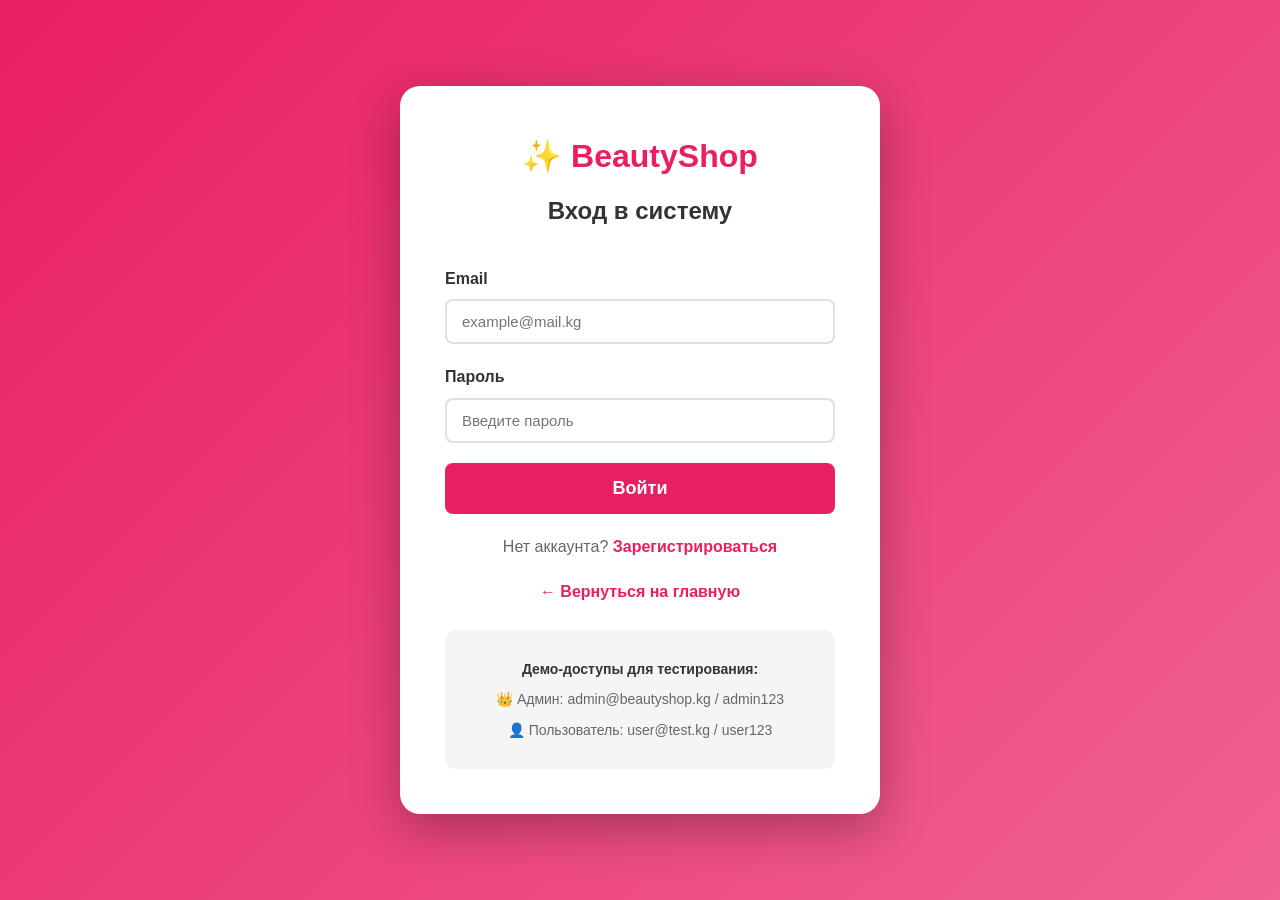
<file: templates/login.html>
<!DOCTYPE html>
<html lang="ru">
<head>
    <meta charset="UTF-8">
    <meta name="viewport" content="width=device-width, initial-scale=1.0">
    <title>Вход - BeautyShop</title>
    <link rel="stylesheet" href="/static/css/style.css">
</head>
<body class="auth-page">
    <div class="auth-container">
        <div class="auth-box">
            <div class="auth-header">
                <h1>✨ BeautyShop</h1>
                <h2>Вход в систему</h2>
            </div>
            
            <div class="form-group">
                <label>Email</label>
                <input type="email" id="email" placeholder="example@mail.kg" required>
            </div>
            
            <div class="form-group">
                <label>Пароль</label>
                <input type="password" id="password" placeholder="Введите пароль" required>
            </div>
            
            <div id="errorMessage" class="error-message" style="display:none"></div>
            
            <button onclick="login()" class="btn btn-primary btn-block btn-large">Войти</button>
            
            <p class="auth-link">Нет аккаунта? <a href="/register">Зарегистрироваться</a></p>
            <p class="auth-link"><a href="/">← Вернуться на главную</a></p>
            
            <div class="demo-info">
                <p><strong>Демо-доступы для тестирования:</strong></p>
                <p>👑 Админ: admin@beautyshop.kg / admin123</p>
                <p>👤 Пользователь: user@test.kg / user123</p>
            </div>
        </div>
    </div>

    <script src="/static/js/script.js"></script>
</body>
</html>
</file>
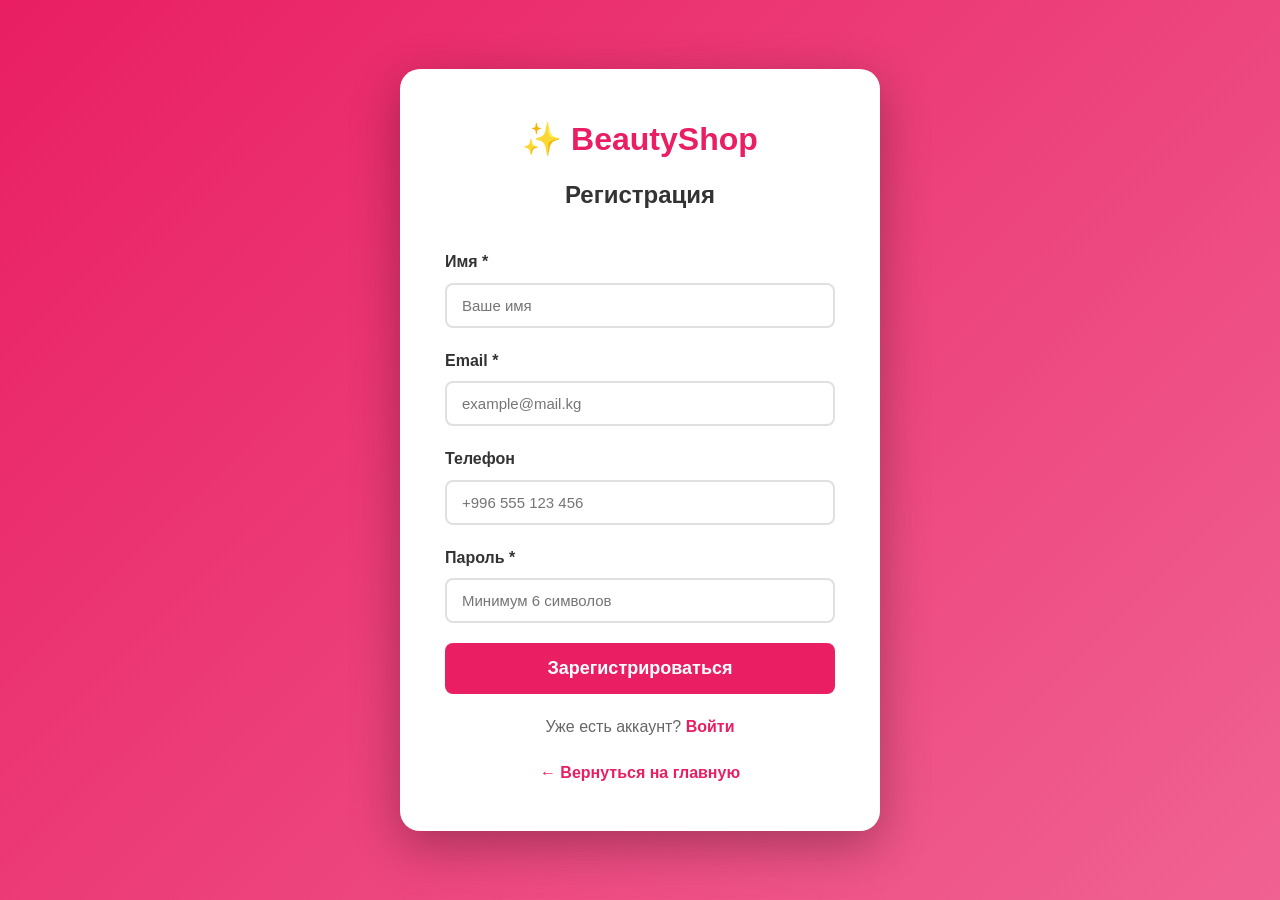
<file: templates/register.html>
<!DOCTYPE html>
<html lang="ru">
<head>
    <meta charset="UTF-8">
    <meta name="viewport" content="width=device-width, initial-scale=1.0">
    <title>Регистрация - BeautyShop</title>
    <link rel="stylesheet" href="/static/css/style.css">
</head>
<body class="auth-page">
    <div class="auth-container">
        <div class="auth-box">
            <div class="auth-header">
                <h1>✨ BeautyShop</h1>
                <h2>Регистрация</h2>
            </div>
            
            <div class="form-group">
                <label>Имя *</label>
                <input type="text" id="name" placeholder="Ваше имя" required>
            </div>
            
            <div class="form-group">
                <label>Email *</label>
                <input type="email" id="email" placeholder="example@mail.kg" required>
            </div>
            
            <div class="form-group">
                <label>Телефон</label>
                <input type="tel" id="phone" placeholder="+996 555 123 456">
            </div>
            
            <div class="form-group">
                <label>Пароль *</label>
                <input type="password" id="password" placeholder="Минимум 6 символов" required>
            </div>
            
            <div id="errorMessage" class="error-message" style="display:none"></div>
            <div id="successMessage" class="success-message" style="display:none"></div>
            
            <button onclick="register()" class="btn btn-primary btn-block btn-large">Зарегистрироваться</button>
            
            <p class="auth-link">Уже есть аккаунт? <a href="/login">Войти</a></p>
            <p class="auth-link"><a href="/">← Вернуться на главную</a></p>
        </div>
    </div>

    <script src="/static/js/script.js"></script>
</body>
</html>
</file>
<file: static/css/style.css>
/* ========== ОБЩИЕ СТИЛИ ========== */
* {
    margin: 0;
    padding: 0;
    box-sizing: border-box;
}

body {
    font-family: 'Segoe UI', Tahoma, Geneva, Verdana, sans-serif;
    color: #333;
    line-height: 1.6;
    background: #f8f9fa;
}

.container {
    max-width: 1200px;
    margin: 0 auto;
    padding: 0 20px;
}

/* ========== ШАПКА ========== */
.header {
    background: linear-gradient(135deg, #e91e63 0%, #f06292 100%);
    color: white;
    padding: 15px 0;
    box-shadow: 0 2px 15px rgba(0,0,0,0.15);
    position: sticky;
    top: 0;
    z-index: 100;
}

.header-content {
    display: flex;
    justify-content: space-between;
    align-items: center;
}

.logo h1 {
    font-size: 26px;
    margin-bottom: 2px;
    font-weight: 700;
}

.logo p {
    font-size: 12px;
    opacity: 0.95;
}

.nav {
    display: flex;
    gap: 25px;
    align-items: center;
}

.nav a {
    color: white;
    text-decoration: none;
    font-weight: 500;
    transition: all 0.3s;
    padding: 8px 12px;
    border-radius: 5px;
}

.nav a:hover {
    background: rgba(255,255,255,0.2);
}

#userMenu {
    display: flex;
    gap: 15px;
    align-items: center;
}

#userMenu a {
    color: white;
    text-decoration: none;
    font-weight: 500;
}

/* ========== КНОПКИ ========== */
.btn {
    display: inline-block;
    padding: 12px 30px;
    border: none;
    border-radius: 8px;
    cursor: pointer;
    font-size: 16px;
    font-weight: 600;
    text-decoration: none;
    transition: all 0.3s;
    text-align: center;
}

.btn-primary {
    background: #e91e63;
    color: white;
}

.btn-primary:hover {
    background: #c2185b;
    transform: translateY(-2px);
    box-shadow: 0 5px 15px rgba(233, 30, 99, 0.3);
}

.btn-secondary {
    background: #f5f5f5;
    color: #333;
}

.btn-secondary:hover {
    background: #e0e0e0;
}

.btn-block {
    width: 100%;
}

.btn-large {
    padding: 15px 40px;
    font-size: 18px;
}

/* ========== ГЛАВНАЯ СТРАНИЦА ========== */
.hero {
    background: linear-gradient(135deg, #e91e63 0%, #f06292 100%);
    color: white;
    padding: 80px 20px;
    text-align: center;
}

.hero-title {
    font-size: 52px;
    margin-bottom: 15px;
    font-weight: 700;
}

.hero-subtitle {
    font-size: 22px;
    margin-bottom: 30px;
    opacity: 0.95;
}

.hero-features {
    display: flex;
    justify-content: center;
    gap: 30px;
    margin-bottom: 40px;
    flex-wrap: wrap;
}

.feature {
    font-size: 16px;
    padding: 10px 20px;
    background: rgba(255,255,255,0.2);
    border-radius: 25px;
}

/* ========== КАТЕГОРИИ ========== */
.categories {
    padding: 80px 20px;
    background: white;
}

.section-title {
    text-align: center;
    font-size: 36px;
    margin-bottom: 50px;
    color: #333;
    font-weight: 700;
}

.category-grid {
    display: grid;
    grid-template-columns: repeat(auto-fit, minmax(220px, 1fr));
    gap: 25px;
}

.category-card {
    background: white;
    padding: 35px;
    border-radius: 15px;
    text-align: center;
    text-decoration: none;
    color: #333;
    box-shadow: 0 3px 15px rgba(0,0,0,0.1);
    transition: all 0.3s;
    border: 2px solid transparent;
}

.category-card:hover {
    transform: translateY(-8px);
    box-shadow: 0 8px 25px rgba(233, 30, 99, 0.2);
    border-color: #e91e63;
}

.category-icon {
    font-size: 56px;
    margin-bottom: 15px;
}

.category-card h3 {
    font-size: 22px;
    margin-bottom: 10px;
    color: #e91e63;
    font-weight: 600;
}

.category-card p {
    font-size: 14px;
    color: #666;
    line-height: 1.5;
}

/* ========== ТОВАРЫ ========== */
.bestsellers {
    padding: 80px 20px;
    background: #f9f9f9;
}

.product-grid {
    display: grid;
    grid-template-columns: repeat(auto-fill, minmax(280px, 1fr));
    gap: 30px;
}

.product-card {
    background: white;
    border-radius: 15px;
    overflow: hidden;
    box-shadow: 0 3px 15px rgba(0,0,0,0.1);
    transition: all 0.3s;
}

.product-card:hover {
    transform: translateY(-8px);
    box-shadow: 0 8px 25px rgba(0,0,0,0.15);
}

.product-card img {
    width: 100%;
    height: 220px;
    object-fit: cover;
}

.product-card h3 {
    padding: 15px 20px 10px;
    font-size: 18px;
    color: #333;
    font-weight: 600;
    min-height: 65px;
}

.product-card h3 a {
    color: #333;
    text-decoration: none;
}

.product-card .price {
    padding: 0 20px;
    font-size: 26px;
    font-weight: 700;
    color: #e91e63;
    margin-bottom: 15px;
}

.product-card .btn {
    margin: 15px 20px 20px;
    width: calc(100% - 40px);
}

/* ========== О НАС ========== */
.about {
    padding: 80px 20px;
    background: white;
}

.about-grid {
    display: grid;
    grid-template-columns: repeat(auto-fit, minmax(250px, 1fr));
    gap: 30px;
}

.about-card {
    text-align: center;
    padding: 40px 20px;
    border-radius: 15px;
    background: #f9f9f9;
    transition: all 0.3s;
}

.about-card:hover {
    background: #fff;
    box-shadow: 0 5px 20px rgba(0,0,0,0.1);
}

.about-icon {
    font-size: 56px;
    margin-bottom: 20px;
}

.about-card h3 {
    font-size: 20px;
    margin-bottom: 10px;
    color: #e91e63;
}

/* ========== КАТАЛОГ ========== */
.catalog-page {
    padding: 30px 0;
    min-height: 70vh;
}

.catalog-layout {
    display: grid;
    grid-template-columns: 280px 1fr;
    gap: 30px;
}

.filters {
    background: white;
    padding: 25px;
    border-radius: 15px;
    height: fit-content;
    box-shadow: 0 2px 10px rgba(0,0,0,0.08);
}

.filters h3 {
    margin-bottom: 25px;
    font-size: 22px;
    color: #e91e63;
}

.filter-group {
    margin-bottom: 25px;
    padding-bottom: 20px;
    border-bottom: 1px solid #eee;
}

.filter-group:last-of-type {
    border-bottom: none;
}

.filter-group h4 {
    margin-bottom: 15px;
    font-size: 16px;
    font-weight: 600;
}

.filter-group label {
    display: block;
    margin-bottom: 10px;
    cursor: pointer;
    padding: 5px 0;
}

.filter-group input[type="radio"] {
    margin-right: 10px;
    cursor: pointer;
}

.search-input {
    width: 100%;
    padding: 12px;
    border: 2px solid #e0e0e0;
    border-radius: 8px;
    font-size: 14px;
}

.search-input:focus {
    outline: none;
    border-color: #e91e63;
}

.catalog-main {
    background: white;
    padding: 30px;
    border-radius: 15px;
    box-shadow: 0 2px 10px rgba(0,0,0,0.08);
}

.catalog-header {
    display: flex;
    justify-content: space-between;
    align-items: center;
    margin-bottom: 30px;
    flex-wrap: wrap;
    gap: 20px;
}

.catalog-header h1 {
    font-size: 32px;
}

.sort-wrapper {
    display: flex;
    align-items: center;
    gap: 10px;
}

.sort-wrapper label {
    font-weight: 600;
}

.sort-wrapper select {
    padding: 10px 15px;
    border: 2px solid #e0e0e0;
    border-radius: 8px;
    cursor: pointer;
    font-size: 14px;
}

.empty-results {
    text-align: center;
    padding: 80px 20px;
    color: #999;
}

.empty-icon {
    font-size: 80px;
    margin-bottom: 20px;
}

/* ========== СТРАНИЦА ТОВАРА ========== */
.product-page {
    padding: 40px 0;
    min-height: 70vh;
}

.product-details {
    background: white;
    padding: 50px;
    border-radius: 15px;
    display: grid;
    grid-template-columns: 1fr 1fr;
    gap: 50px;
    box-shadow: 0 2px 15px rgba(0,0,0,0.08);
}

.product-details img {
    width: 100%;
    border-radius: 15px;
    box-shadow: 0 5px 20px rgba(0,0,0,0.1);
}

.product-details h1 {
    font-size: 36px;
    margin-bottom: 20px;
    color: #333;
}

.product-details p {
    margin-bottom: 20px;
    line-height: 1.8;
    color: #666;
}

.product-details .price {
    font-size: 42px;
    font-weight: 700;
    color: #e91e63;
    margin: 25px 0;
}

.product-info {
    margin: 25px 0;
}

.product-info p {
    margin: 10px 0;
    font-size: 16px;
}

.product-info strong {
    color: #333;
}

/* ========== КОРЗИНА ========== */
.cart-page {
    padding: 40px 0;
    min-height: 70vh;
}

.cart-page h1 {
    margin-bottom: 30px;
    font-size: 36px;
}

.cart-items {
    margin-bottom: 30px;
}

.cart-item {
    background: white;
    padding: 25px;
    border-radius: 15px;
    margin-bottom: 20px;
    display: grid;
    grid-template-columns: 120px 1fr auto;
    gap: 25px;
    align-items: center;
    box-shadow: 0 2px 10px rgba(0,0,0,0.08);
}

.cart-item img {
    width: 120px;
    height: 120px;
    object-fit: cover;
    border-radius: 10px;
}

.cart-item h3 {
    margin-bottom: 8px;
    font-size: 20px;
}

.cart-item p {
    margin: 5px 0;
    color: #666;
}

.cart-summary {
    background: white;
    padding: 35px;
    border-radius: 15px;
    text-align: center;
    box-shadow: 0 2px 15px rgba(0,0,0,0.08);
}

.summary-info h3 {
    font-size: 32px;
    margin-bottom: 15px;
    color: #e91e63;
}

.delivery-info {
    color: #666;
    margin-bottom: 25px;
}

.empty-cart {
    text-align: center;
    padding: 100px 20px;
    background: white;
    border-radius: 15px;
    box-shadow: 0 2px 10px rgba(0,0,0,0.08);
}

.empty-icon {
    font-size: 100px;
    margin-bottom: 25px;
}

.empty-cart h2 {
    margin-bottom: 15px;
    font-size: 28px;
}

.empty-cart p {
    color: #666;
    margin-bottom: 30px;
    font-size: 18px;
}

.checkout-form {
    background: white;
    padding: 35px;
    border-radius: 15px;
    margin-top: 30px;
    box-shadow: 0 2px 15px rgba(0,0,0,0.08);
}

.checkout-form h3 {
    margin-bottom: 25px;
    font-size: 26px;
}

.form-actions {
    display: flex;
    gap: 15px;
    margin-top: 25px;
}

.form-actions .btn {
    flex: 1;
}

/* ========== ФОРМЫ ========== */
.form-group {
    margin-bottom: 20px;
}

.form-group label {
    display: block;
    margin-bottom: 8px;
    font-weight: 600;
    color: #333;
}

.form-group input,
.form-group textarea,
.form-group select {
    width: 100%;
    padding: 12px 15px;
    border: 2px solid #e0e0e0;
    border-radius: 8px;
    font-size: 15px;
    font-family: inherit;
}

.form-group input:focus,
.form-group textarea:focus,
.form-group select:focus {
    outline: none;
    border-color: #e91e63;
}

.form-row {
    display: grid;
    grid-template-columns: 1fr 1fr;
    gap: 20px;
}

/* ========== СООБЩЕНИЯ ========== */
.error-message {
    background: #ffebee;
    color: #c62828;
    padding: 15px;
    border-radius: 8px;
    margin-bottom: 20px;
    border-left: 4px solid #c62828;
}

.success-message {
    background: #e8f5e9;
    color: #2e7d32;
    padding: 15px;
    border-radius: 8px;
    margin-bottom: 20px;
    border-left: 4px solid #2e7d32;
}

.warning-message {
    background: #fff3e0;
    color: #ef6c00;
    padding: 15px;
    border-radius: 8px;
    margin-bottom: 20px;
    border-left: 4px solid #ef6c00;
}

.warning-message a {
    color: #e91e63;
    font-weight: 600;
}

/* ========== АВТОРИЗАЦИЯ ========== */
.auth-page {
    display: flex;
    align-items: center;
    justify-content: center;
    min-height: 100vh;
    background: linear-gradient(135deg, #e91e63 0%, #f06292 100%);
    padding: 20px;
}

.auth-container {
    width: 100%;
    max-width: 480px;
}

.auth-box {
    background: white;
    padding: 45px;
    border-radius: 20px;
    box-shadow: 0 15px 50px rgba(0,0,0,0.3);
}

.auth-header {
    text-align: center;
    margin-bottom: 35px;
}

.auth-header h1 {
    color: #e91e63;
    margin-bottom: 10px;
    font-size: 32px;
}

.auth-header h2 {
    color: #333;
    font-size: 24px;
}

.auth-link {
    text-align: center;
    margin-top: 20px;
    color: #666;
}

.auth-link a {
    color: #e91e63;
    text-decoration: none;
    font-weight: 600;
}

.auth-link a:hover {
    text-decoration: underline;
}

.demo-info {
    margin-top: 25px;
    padding: 20px;
    background: #f5f5f5;
    border-radius: 10px;
    text-align: center;
    font-size: 14px;
}

.demo-info p {
    margin: 8px 0;
    color: #666;
}

.demo-info strong {
    color: #333;
}

/* ========== ПРОФИЛЬ ========== */
.profile-page {
    padding: 40px 0;
    min-height: 70vh;
}

.profile-page h1 {
    margin-bottom: 30px;
    font-size: 36px;
}

.profile-section {
    background: white;
    padding: 30px;
    border-radius: 15px;
    margin-bottom: 30px;
    box-shadow: 0 2px 10px rgba(0,0,0,0.08);
}

.profile-section h2 {
    margin-bottom: 25px;
    font-size: 26px;
    color: #e91e63;
}

.orders-list {
    display: grid;
    gap: 20px;
}

.order-card {
    padding: 25px;
    border: 2px solid #e0e0e0;
    border-radius: 10px;
    transition: all 0.3s;
}

.order-card:hover {
    border-color: #e91e63;
    box-shadow: 0 3px 15px rgba(0,0,0,0.1);
}

.order-header {
    display: flex;
    justify-content: space-between;
    margin-bottom: 15px;
    padding-bottom: 15px;
    border-bottom: 1px solid #eee;
}

.order-status {
    padding: 5px 15px;
    border-radius: 20px;
    font-size: 14px;
    font-weight: 600;
}

.status-pending {
    background: #fff3e0;
    color: #ef6c00;
}

.status-processing {
    background: #e3f2fd;
    color: #1976d2;
}

.status-completed {
    background: #e8f5e9;
    color: #2e7d32;
}

.empty-state {
    text-align: center;
    padding: 60px 20px;
    color: #999;
}

/* ========== АДМИН-ПАНЕЛЬ ========== */
.admin-body {
    display: flex;
    background: #f8f9fa;
    min-height: 100vh;
}

.admin-sidebar {
    width: 260px;
    background: #2c3e50;
    color: white;
    padding: 25px 0;
    min-height: 100vh;
    position: fixed;
}

.admin-logo {
    padding: 0 25px 25px;
    margin-bottom: 30px;
    border-bottom: 1px solid rgba(255,255,255,0.1);
}

.admin-logo h2 {
    font-size: 26px;
    margin-bottom: 5px;
}

.admin-logo p {
    font-size: 14px;
    opacity: 0.8;
}

.admin-nav a {
    display: block;
    color: white;
    text-decoration: none;
    padding: 15px 25px;
    margin-bottom: 5px;
    transition: all 0.3s;
    border-left: 4px solid transparent;
}

.admin-nav a:hover {
    background: rgba(255,255,255,0.1);
    border-left-color: rgba(255,255,255,0.3);
}

.admin-nav a.active {
    background: rgba(233, 30, 99, 0.3);
    border-left-color: #e91e63;
    font-weight: 600;
}

.admin-main {
    flex: 1;
    margin-left: 260px;
    padding: 40px;
}

.admin-header {
    display: flex;
    justify-content: space-between;
    align-items: center;
    margin-bottom: 35px;
}

.admin-main h1 {
    font-size: 36px;
    margin-bottom: 35px;
}

/* ========== СТАТИСТИКА ========== */
.stats-grid {
    display: grid;
    grid-template-columns: repeat(auto-fit, minmax(260px, 1fr));
    gap: 25px;
    margin-bottom: 40px;
}

.stat-card {
    background: white;
    padding: 30px;
    border-radius: 15px;
    box-shadow: 0 2px 10px rgba(0,0,0,0.08);
    display: flex;
    align-items: center;
    gap: 25px;
    transition: all 0.3s;
}

.stat-card:hover {
    transform: translateY(-5px);
    box-shadow: 0 5px 20px rgba(0,0,0,0.15);
}

.stat-card.highlight {
    background: linear-gradient(135deg, #e91e63 0%, #f06292 100%);
    color: white;
}

.stat-icon {
    font-size: 56px;
}

.stat-info h3 {
    font-size: 36px;
    margin-bottom: 5px;
    font-weight: 700;
}

.stat-info p {
    font-size: 14px;
    opacity: 0.9;
}

/* ========== ТАБЛИЦЫ ========== */
.admin-table {
    width: 100%;
    background: white;
    border-radius: 15px;
    overflow: hidden;
    box-shadow: 0 2px 10px rgba(0,0,0,0.08);
}

.admin-table thead {
    background: #f5f5f5;
}

.admin-table th,
.admin-table td {
    padding: 18px 20px;
    text-align: left;
    border-bottom: 1px solid #eee;
}

.admin-table th {
    font-weight: 600;
    color: #333;
    font-size: 15px;
}

.admin-table tbody tr {
    transition: all 0.3s;
}

.admin-table tbody tr:hover {
    background: #f9f9f9;
}

.admin-table img {
    width: 70px;
    height: 70px;
    object-fit: cover;
    border-radius: 8px;
}

.admin-table button {
    padding: 8px 15px;
    margin-right: 8px;
    border: none;
    border-radius: 6px;
    cursor: pointer;
    font-size: 14px;
    font-weight: 600;
    transition: all 0.3s;
}

.admin-table button:hover {
    transform: translateY(-2px);
}

.admin-table select {
    padding: 8px 12px;
    border: 2px solid #e0e0e0;
    border-radius: 6px;
    font-size: 14px;
}

.recent-orders {
    background: white;
    padding: 30px;
    border-radius: 15px;
    box-shadow: 0 2px 10px rgba(0,0,0,0.08);
}

.recent-orders h2 {
    margin-bottom: 25px;
    font-size: 24px;
    color: #333;
}

/* ========== МОДАЛЬНЫЕ ОКНА ========== */
.modal {
    position: fixed;
    top: 0;
    left: 0;
    width: 100%;
    height: 100%;
    background: rgba(0,0,0,0.6);
    display: flex;
    align-items: center;
    justify-content: center;
    z-index: 2000;
    padding: 20px;
}

.modal-content {
    background: white;
    padding: 40px;
    border-radius: 20px;
    width: 90%;
    max-width: 650px;
    max-height: 90vh;
    overflow-y: auto;
    box-shadow: 0 20px 60px rgba(0,0,0,0.3);
}

.modal-content h2 {
    margin-bottom: 30px;
    font-size: 28px;
    color: #333;
}

.modal-large {
    max-width: 900px;
}

.modal-actions {
    display: flex;
    gap: 15px;
    margin-top: 30px;
}

.modal-actions .btn {
    flex: 1;
}

/* ========== ПОДВАЛ ========== */
.footer {
    background: #2c3e50;
    color: white;
    padding: 50px 20px 30px;
    margin-top: 80px;
}

.footer-content {
    display: grid;
    grid-template-columns: repeat(auto-fit, minmax(250px, 1fr));
    gap: 40px;
    margin-bottom: 30px;
}

.footer-col h3 {
    margin-bottom: 15px;
    font-size: 22px;
}

.footer-col h4 {
    margin-bottom: 15px;
    font-size: 18px;
}

.footer-col ul {
    list-style: none;
}

.footer-col li {
    margin: 10px 0;
    opacity: 0.9;
}

.footer p {
    text-align: center;
    opacity: 0.8;
    margin-top: 30px;
    padding-top: 30px;
    border-top: 1px solid rgba(255,255,255,0.1);
}

/* ========== АДАПТИВНОСТЬ ========== */
@media (max-width: 968px) {
    .header-content {
        flex-direction: column;
        gap: 15px;
    }
    
    .nav {
        flex-wrap: wrap;
        justify-content: center;
    }
    
    .hero-title {
        font-size: 36px;
    }
    
    .hero-subtitle {
        font-size: 18px;
    }
    
    .catalog-layout {
        grid-template-columns: 1fr;
    }
    
    .product-details {
        grid-template-columns: 1fr;
        padding: 30px;
        gap: 30px;
    }
    
    .cart-item {
        grid-template-columns: 1fr;
        text-align: center;
    }
    
    .admin-sidebar {
        display: none;
    }
    
    .admin-main {
        margin-left: 0;
        padding: 20px;
    }
    
    .stats-grid {
        grid-template-columns: 1fr;
    }
    
    .form-row {
        grid-template-columns: 1fr;
    }
}

@media (max-width: 576px) {
    .hero-title {
        font-size: 28px;
    }
    
    .section-title {
        font-size: 28px;
    }
    
    .product-card h3 {
        font-size: 16px;
        min-height: auto;
    }
    
    .auth-box {
        padding: 30px 25px;
    }
}
</file>
